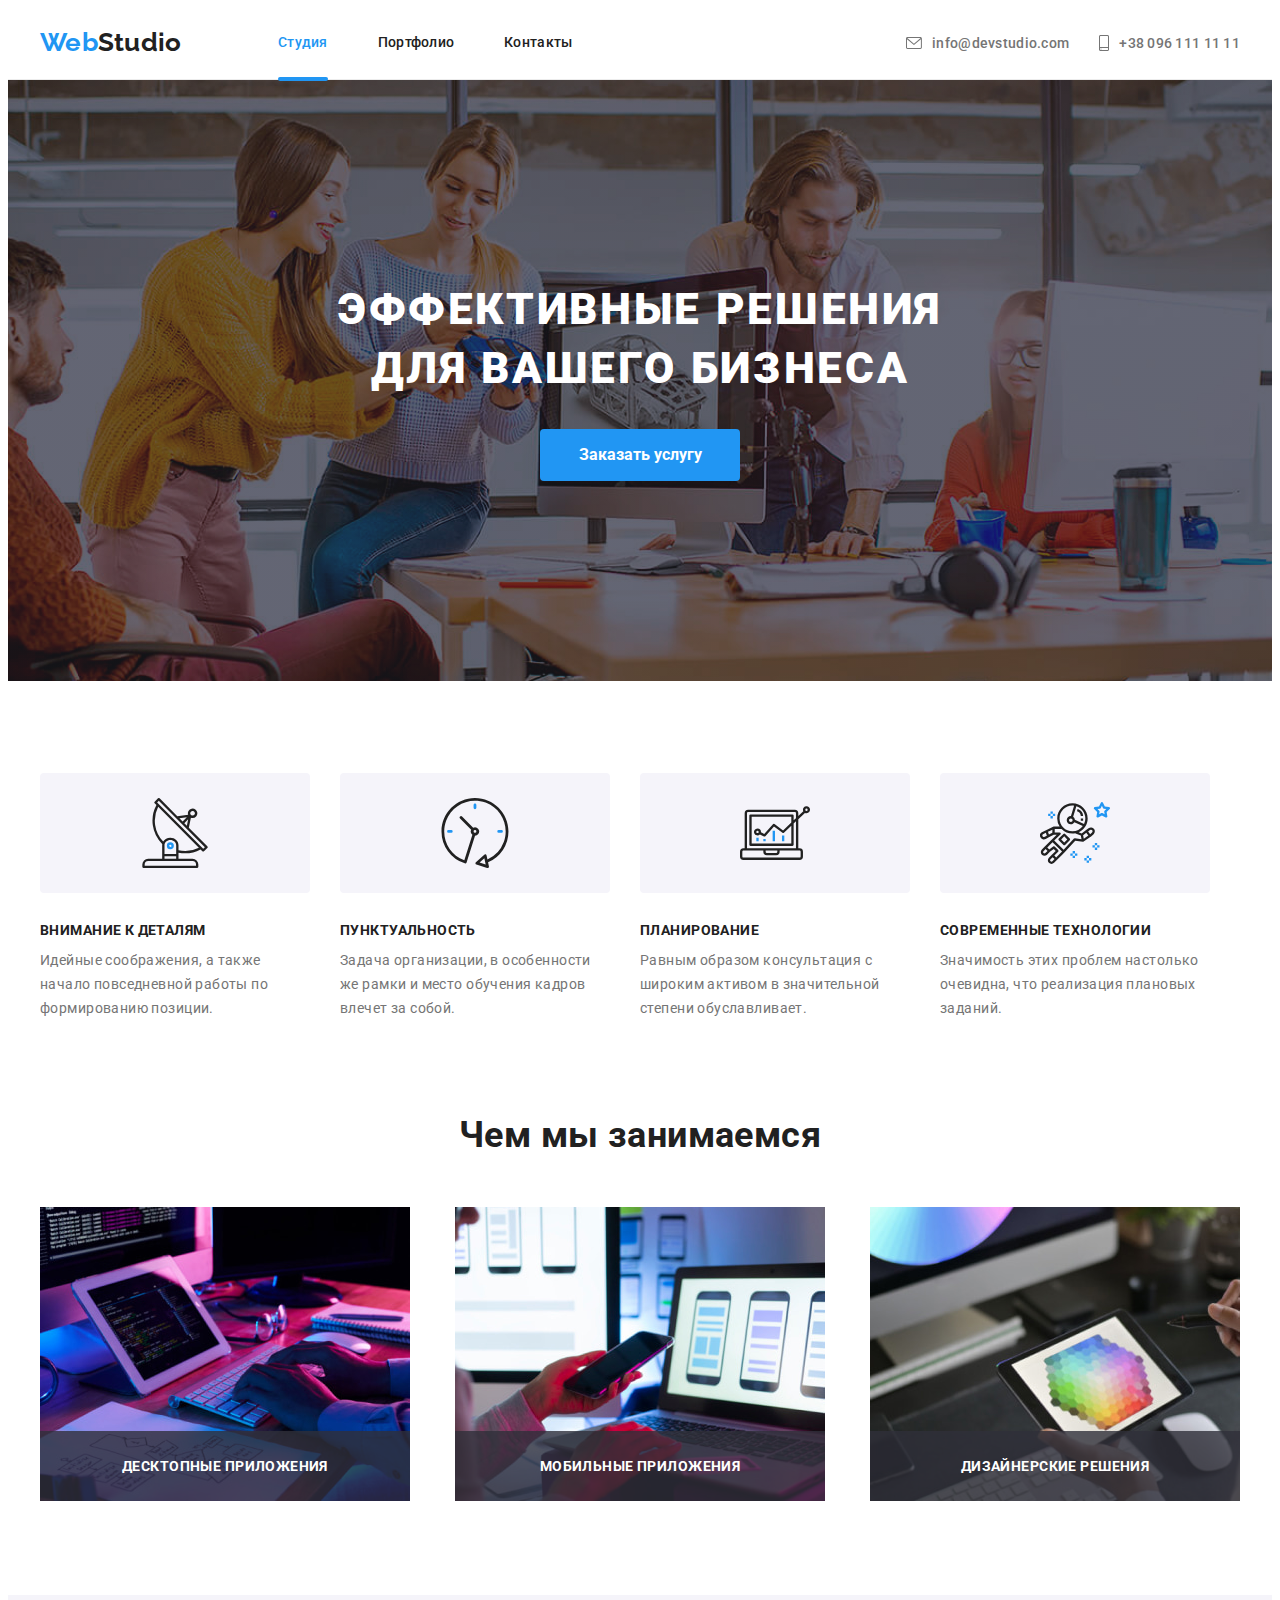
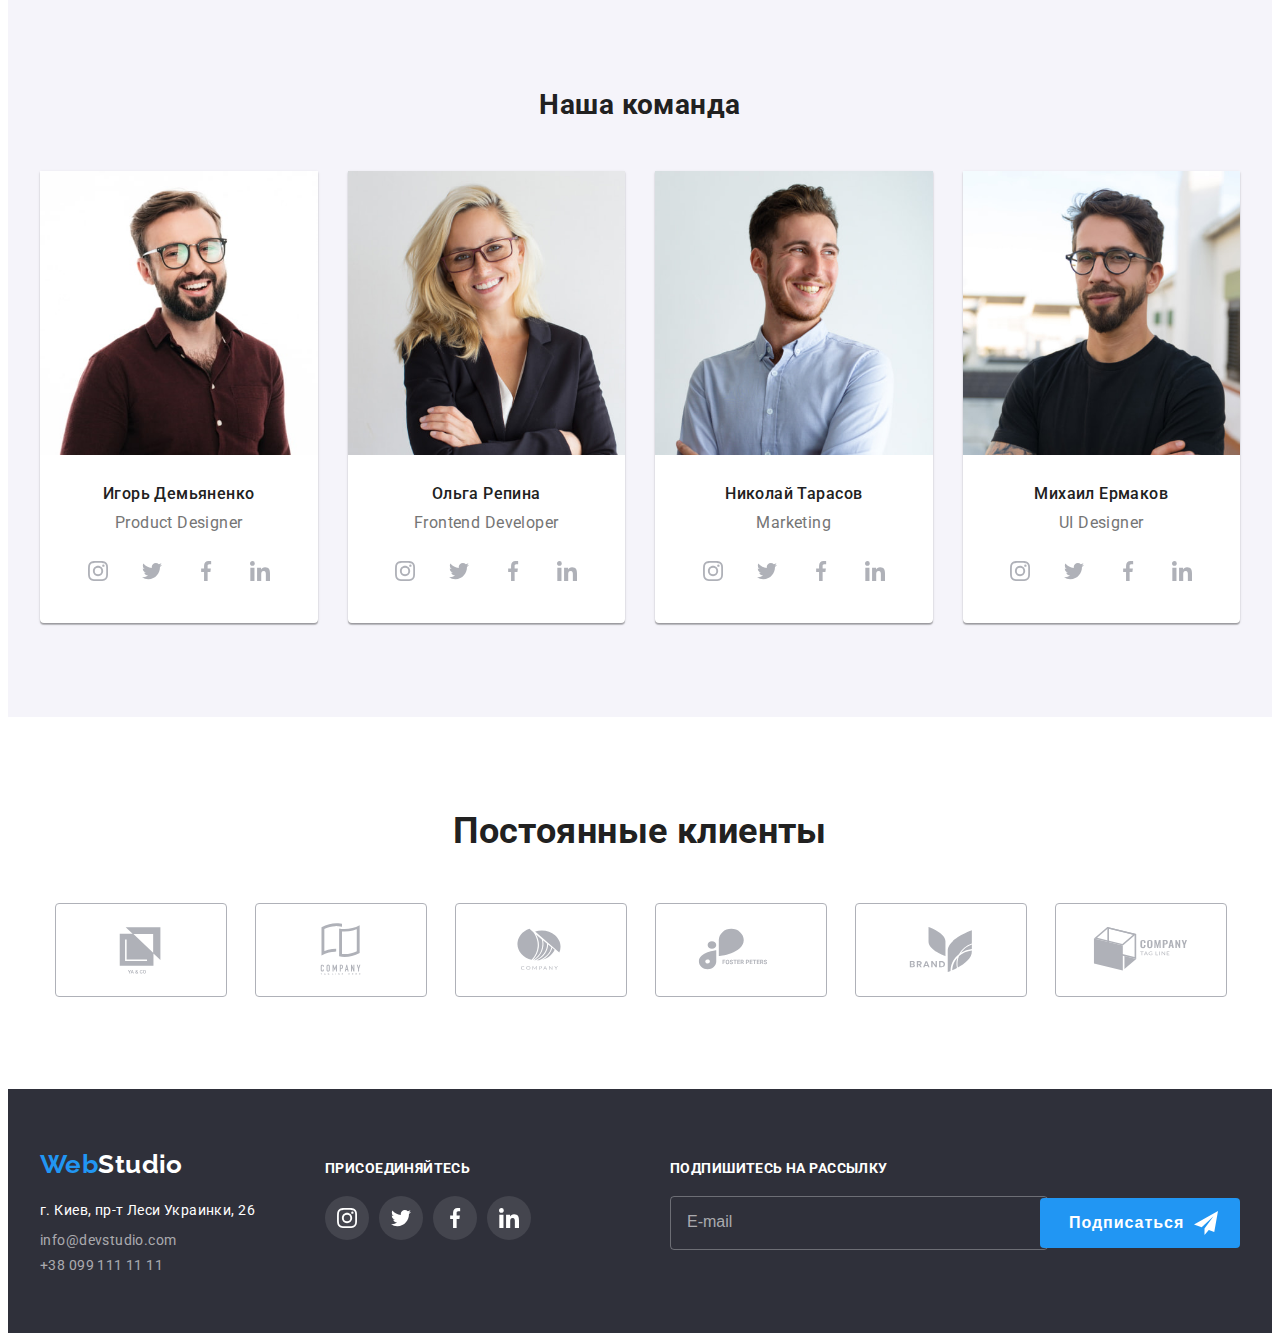
<file: index.html>
<!DOCTYPE html>
<html lang="ru">
<head>
    <meta charset="UTF-8">
    <meta http-equiv="X-UA-Compatible" content="IE=edge">
    <meta name="viewport" content="width=device-width, initial-scale=1.0">
    <title>Stydio</title>
    <link rel="preconnect" href="https://fonts.googleapis.com">
    <link rel="preconnect" href="https://fonts.gstatic.com" crossorigin>
    <link href="https://fonts.googleapis.com/css2?family=Raleway:wght@700&family=Roboto:wght@400;500;700;900&display=swap"
        rel="stylesheet">
        <link rel="stylesheet" href="https://cdnjs.cloudflare.com/ajax/libs/modern-normalize/1.1.0/modern-normalize.min.css" integrity="sha512-wpPYUAdjBVSE4KJnH1VR1HeZfpl1ub8YT/NKx4PuQ5NmX2tKuGu6U/JRp5y+Y8XG2tV+wKQpNHVUX03MfMFn9Q==" crossorigin="anonymous" referrerpolicy="no-referrer" />
    <link rel="stylesheet" href="./css/main.min.css">
</head>
<body>
    <!--шапка-->
    <header class="head">
        <div class="container head__container">
        <a  class="logo" href="./index.html">
            <span class="logo__first">Web</span>Studio
       </a>
        <button 
          class="menu-button"
          data-menu-button
          type="button"
          aria-expanded="false">
            <svg class="menu-button__icons" width="40" height="40">
                <use class="menu-button__open" href="./images/icons.svg#icon-menu"></use>
                <use class="menu-button__close" href="./images/icons.svg#icon-close"></use>
            </svg>
        </button>

        <div class="mobile-menu" data-menu>
            <ul class="mobile-menu__nav">
                <li class="mobile-menu__item">
                    <a class="mobile-menu__link is-active" href="./index.html">Студия</a>
                </li>
                <li class="mobile-menu__item">
                    <a class="mobile-menu__link" href="./portfolio.html">Портфолио</a>
                </li>
                <li class="mobile-menu__item">
                    <a class="mobile-menu__link" href="">Контакты</a>
                </li>
            </ul>
          <div class="mobile-menu-group">
            <ul class="mobile-menu__contact">
                <li class="mobile-menu__contact-item">
                    <a class="mobile-menu__contact-link" href="mailto:info@devstudio.com">
                        info@devstudio.com</a>
                </li>
                <li class="mobile-menu__contact-item">
                    <a class="mobile-menu__contact-link" href="tel:+380961111111">
                        +38 096 111 11 11
                    </a>
                </li>
            </ul>
            <ul class="social-list">
                <li class="social-list__item">
                    <a class="social-list__link" href="">Instagram</a>
                </li>
                <li class="social-list__item">
                    <a class="social-list__link" href="">Twitter</a>
                </li>
                <li class="social-list__item">
                    <a class="social-list__link" href="">Facebook</a>
                </li>
                <li class="social-list__item">
                    <a class="social-list__link" href="">LinkedIn</a>
                </li>
            </ul>
        </div>
        </div>


        <nav class="navi">
            <ul class="navi__list">
                <li class="navi__links "><a href="./index.html" class="navi__link is-active">Студия</a></li>
                <li class="navi__links"><a href="./portfolio.html" class="navi__link">Портфолио</a></li>  
                <li class="navi__links"><a href="" class="navi__link">Контакты</a></li>
            </ul>
        </nav>
        
        <ul class="contact head__contact">
            <li class="contact__item">
                <a class="contact__link" href="mailto:info@devstudio.com" >
                <svg class="contact__icon-envelope" width="16" height="12">
                    <use href="./images/icons.svg#icon-envelope"></use>
                </svg>
                info@devstudio.com </a> 
            </li>
            <li class="contact__item">
                <a class="contact__link" href="tel:+380961111111" >
                    <svg class="contact__icon-envelope" width="10" height="16">
                        <use href="./images/icons.svg#icon-smartphone"></use>
                </svg>
                +38 096 111 11 11 </a>
            </li>
        </ul>
    </div>
    </header>
    <main class="main">

    <!--заказ услуги-->
    
    <section class="hero">
        <div class="container hero__container">
        <h1 class="hero__title">Эффективные решения для вашего бизнеса</h1>
        <button data-modal-open class="hero__button" type="button"> Заказать услугу </button>
        <div class="backdrop is-hidden" data-modal>
            <div class="modal">
              <p class="modal-title">Оставьте свои данные, мы вам перезвоним</p>
              <form class="modal-form">
                      <label class="form-field">
                          <span class="label-text">Имя</span>
                      <input 
                      type="text" 
                      class="form-input" 
                      name="enter-name"
                      autofocus>
                        <svg class="modal-icon" width="18" height="18">
                          <use href="./images/icons.svg#icon-person"></use>
                      </svg>
                    </label>
                  
                    <label class="form-field">
                        <span class="label-text">Телефон</span>
                    <input 
                    type="tel" 
                    class="form-input" 
                     name="enter-tel">
                    
                    <svg class="modal-icon" width="18" height="18">
                        <use href="./images/icons.svg#icon-phone"></use>
                    </svg>
                    </label>
                
                    <label class="form-field">
                        <span class="label-text">Почта</span>
                    <input 
                    type="email" 
                    class="form-input" 
                    name="enter-email">
                    <svg class="modal-icon" width="18" height="18">
                        <use href="./images/icons.svg#icon-blackmail"></use>
                    </svg>
                    </label>
                
                 
                    <label class="form-field last">
                        <span class="label-text">Коментарий </span>
                        <textarea 
                        class="field-textarea"
                        name="field-textarea"  
                        cols="30" 
                        rows="10"
                        placeholder="Введите текст"></textarea>
                    </label>

                    <label class="checkbox">
                    <input 
                    type="checkbox" 
                    class="checkbox__modal is-active">
                    <span class="checkbox__span">
                        <svg class="checkbox__icon" width="16" height="15">
                            <use href="./images/icons.svg#icon-check"></use>
                        </svg>
                    </span>
                    <span class="checkbox__text">
                    Соглашаюсь с рассылкой и принимаю</span>
                    <a class="checkbox__link" href="">Условия договора</a>
                    
                    </label>
                   
                
              <button type="submit" class="form-button-submit">Отправить</button>
              </form>
              <button data-modal-close class="close">&#10005;
              </button>
        </div>
        </div>
        </div>
    </section>
    

    <!--достоинства-->

    <section class="hang section">
    <div class="container">
        <h2 class="hang-title">достоинства</h2>
        <ul class="hang-list">
            <li class="hang-list__item">
                <div class="hang-list__container">
                <svg width ="70" height ="70">
                    <use href="./images/icons.svg#icon-vector1"></use>
                </svg>
                </div>   
                <h3 class="hang-list__subtitle">Внимание к деталям</h3>
                <p class="hang-list__text">Идейные соображения, а также начало повседневной работы по формированию позиции.</p>
            </li>
            <li class="hang-list__item">
                <div class="hang-list__container">
                <svg width ="70" height ="70">
                    <use href="./images/icons.svg#icon-vector2"></use>
                </svg>
                </div>  
                <h3 class="hang-list__subtitle">Пунктуальность</h3>
                <p class="hang-list__text">Задача организации, в особенности же рамки и место обучения кадров влечет за собой.</p>
            </li>
            <li class="hang-list__item">
                <div class="hang-list__container">
                <svg width ="70" height ="70">
                    <use href="./images/icons.svg#icon-vector3"></use>
                </svg>
                </div>  
                <h3 class="hang-list__subtitle">Планирование</h3>
                <p class="hang-list__text">Равным образом консультация с широким активом в значительной степени обуславливает.</p>
            </li>
            <li class="hang-list__item">
                <div class="hang-list__container">
                <svg width ="70" height ="70">
                    <use href="./images/icons.svg#icon-vector4"></use>
                </svg>
                </div>  
                <h3 class="hang-list__subtitle">Современные технологии</h3>
                <p class="hang-list__text">Значимость этих проблем настолько очевидна, что реализация плановых заданий.</p>
            </li>
        </ul>
    </div>
    </section>
    

    <!-- чем мы занимаемся -->
 
        <section class="product section">
            <div class="container product__container">
            <h2 class="product__title">Чем мы занимаемся</h2>
            <ul class="product__list">
            <li class="product__item">
                <img src="./images/img.jpg" alt="работа за компьютером" Width="370" Height="294" class="product__item-img"
                >
                <div class="product__description"><p class="product__text">Десктопные приложения</p></div>
            </li>
            <li class="product__item">
                <img src="./images/img-1.jpg" alt="работа на телефоне" Width="370" Height="294" class="product__item-img">
                <div class="product__description"><p class="product__text">Мобильные приложения</p></div>
            </li>
            <li class="product__item">
                <img src="./images/img-2.jpg" alt="работа на планшете" Width="370" Height="294" class="product__item-img">
                <div class="product__description"><p class="product__text">Дизайнерские решения</p></div>
            </li>
        </ul>
    </div>
    </section>

    <!--команда -->

    <section class="team section"> 
        <div class="container team-container">
        <h2 class="team-title">Наша команда</h2>
        <ul class="team-list list">
            <li class="team-list__item">
                <img srcset="
                    ./images/team/img.jpg 1x,
                    ./images/team/img_2x.jpg 2x"
                src="./images/team/img.jpg" 
                alt="фото члена команды" Width="450" >
                <div class="team-list__container">
                <h3 class="team-list__name">Игорь Демьяненко</h3>
                <p class="team-list__major">Product Designer</p>
                <ul class="team-links ">
                    <li class="team-links-item">
                        <a href="" class="team-link">
                            <svg class="team-icon" width="20" height="20">
                                <use href="images/icons.svg#icon-instagram"></use>
                            </svg>
                        </a>
                    </li>
                    <li class="team-links-item">
                        <a href="" class="team-link">
                            <svg class="team-icon" width="20" height="20">
                                <use href="images/icons.svg#icon-twitter"></use>
                            </svg>
                        </a>
                    </li>
                    <li class="team-links-item">
                        <a href="" class="team-link">
                            <svg class="team-icon" width="20" height="20">
                                <use href="images/icons.svg#icon-facebook"></use>
                            </svg>
                        </a>
                    </li>
                    <li class="team-links-item">
                        <a href="" class="team-link">
                            <svg class="team-icon" width="20" height="20">
                                <use href="images/icons.svg#icon-linkedin"></use>
                            </svg>
                        </a>
                    </li>
                </ul>
                
            </div>
            </li>
            <li class="team-list__item">
                <img srcset="
                    ./images/team/img2.jpg 1x,
                    ./images/team/img2_2x.jpg 2x"
                src="./images/team/img2.jpg" 
                alt="фото члена команды" Width="450">
                <div class="team-list__container">
                <h3 class="team-list__name">Ольга Репина</h3>
                <p class="team-list__major">Frontend Developer</p>
                <ul class="team-links">
                                <li class="team-links-item">
                                    <a href="" class="team-link">
                                        <svg class="team-icon" width="20" height="20">
                                            <use href="images/icons.svg#icon-instagram"></use>
                                        </svg>
                                    </a>
                                </li>
                                <li class="team-links-item">
                                    <a href="" class="team-link">
                                        <svg class="team-icon" width="20" height="20">
                                            <use href="images/icons.svg#icon-twitter"></use>
                                        </svg>
                                    </a>
                                </li>
                                <li class="team-links-item">
                                    <a href="" class="team-link">
                                        <svg class="team-icon" width="20" height="20">
                                            <use href="images/icons.svg#icon-facebook"></use>
                                        </svg>
                                    </a>
                                </li>
                                <li class="team-links-item">
                                    <a href="" class="team-link">
                                        <svg class="team-icon" width="20" height="20">
                                            <use href="images/icons.svg#icon-linkedin"></use>
                                        </svg>
                                    </a>
                                </li>
                            </ul>
                
            </div>
            </li>
            <li class="team-list__item">
                <img srcset="
                    ./images/team/img3.jpg 1x,
                    ./images/team/img3_2x.jpg 2x"
                src="./images/team/img3.jpg" 
                alt="фото члена команды" Width="450">
                <div class="team-list__container">
                <h3 class="team-list__name">Николай Тарасов</h3>
                <p class="team-list__major">Marketing</p>
                <ul class="team-links">
                                <li class="team-links-item">
                                    <a href="" class="team-link">
                                        <svg class="team-icon" width="20" height="20">
                                            <use href="images/icons.svg#icon-instagram"></use>
                                        </svg>
                                    </a>
                                </li>
                                <li class="team-links-item">
                                    <a href="" class="team-link">
                                        <svg class="team-icon" width="20" height="20">
                                            <use href="images/icons.svg#icon-twitter"></use>
                                        </svg>
                                    </a>
                                </li>
                                <li class="team-links-item">
                                    <a href="" class="team-link">
                                        <svg class="team-icon" width="20" height="20">
                                            <use href="images/icons.svg#icon-facebook"></use>
                                        </svg>
                                    </a>
                                </li>
                                <li class="team-links-item">
                                    <a href="" class="team-link">
                                        <svg class="team-icon" width="20" height="20">
                                            <use href="images/icons.svg#icon-linkedin"></use>
                                        </svg>
                                    </a>
                                </li>
                            </ul>
                
            </div>
             </li>
            <li class="team-list__item">
                <img srcset="
                    ./images/team/img4.jpg 1x,
                    ./images/team/img4_2x.jpg 2x"
                src="./images/team/img4.jpg" 
                alt="фото члена команды" Width="450">
                <div class="team-list__container">
                <h3 class="team-list__name">Михаил Ермаков</h3>
                <p class="team-list__major">UI Designer</p>
                <ul class="team-links">
                                <li class="team-links-item">
                                    <a href="" class="team-link">
                                        <svg class="team-icon" width="20" height="20">
                                            <use href="images/icons.svg#icon-instagram"></use>
                                        </svg>
                                    </a>
                                </li>
                                <li class="team-links-item">
                                    <a href="" class="team-link">
                                        <svg class="team-icon" width="20" height="20">
                                            <use href="images/icons.svg#icon-twitter"></use>
                                        </svg>
                                    </a>
                                </li>
                                <li class="team-links-item">
                                    <a href="" class="team-link">
                                        <svg class="team-icon" width="20" height="20">
                                            <use href="images/icons.svg#icon-facebook"></use>
                                        </svg>
                                    </a>
                                </li>
                                <li class="team-links-item">
                                    <a href="" class="team-link">
                                        <svg class="team-icon" width="20" height="20">
                                            <use href="images/icons.svg#icon-linkedin"></use>
                                        </svg>
                                    </a>
                                </li>
                            </ul>
                
            </div>
            </li>
        </ul>
    </div>
    </section>

<!--клиенты-->

    <section class = "section">
        <div class="container clients-container"> 
            <h2 class = "clients-title">Постоянные клиенты</h2>
            <ul class = "clients-list">
                <li class = "clients-item">
                    <a class="clients-link" href="">
                    <svg width = "106" height = "60">
                        <use href="images/icons.svg#icon-logo1"></use>
                    </svg>
                    </a>
                </li>
                <li class = "clients-item">
                    <a class="clients-link" href="">
                    <svg width = "106" height = "60">
                        <use href = "./images/icons.svg#icon-logo2"></use>
                    </svg>
                    </a>
                </li>
                <li class = "clients-item">
                    <a class="clients-link" href="">
                    <svg width = "106" height = "60">
                        <use href = "./images/icons.svg#icon-logo3"></use>
                    </svg>
                    </a>
                </li>
                <li class = "clients-item">
                    <a class="clients-link" href="">
                    <svg width = "106" height = "60">
                        <use href = "./images/icons.svg#icon-logo4"></use>
                    </svg>
                    </a>
                </li>
                <li class = "clients-item">
                    <a class="clients-link" href="">
                    <svg width = "106" height = "60">
                        <use href = "./images/icons.svg#icon-logo5"></use>
                    </svg>
                    </a>
                </li>
                <li class = "clients-item">
                    <a class="clients-link" href="">
                    <svg width = "106" height = "60">
                        <use href = "./images/icons.svg#icon-logo6"></use>
                    </svg>
                    </a>
                </li>
            </ul>
        </div>
    </section>

</main>

<!--контакты-->

<footer class="footer">
    <div class="container footer-container">
        <div class = "address-box">
      <a href="./index.html" class="footer-logo"><span class="footer-logo-first-part">Web</span><span class="footer-logo-second-part">Studio</span></a>
      <address class="address">
        <ul class="address-list">
            <li class="address-item"><a href="" class="footer-address-link">г. Киев, пр-т Леси Украинки, 26</a></li>
            <li class="address-item"><a href="mailto" class="footer-mail-link">info@devstudio.com</a></li>
            <li class="address-item"><a href="tel:+380991111111" class="footer-tel-link">+38 099 111 11 11</a></li>
        </ul>
      </address>
</div>
<div class = "icons-box">
    <p class = "footer-icons-title">присоединяйтесь</p>
    <ul class="footer-icons-list">
        <li class="footer-item">
            <a href="" class="footer-icon-link">
                <svg class="footer-icon" width="20" height="20">
                    <use href="./images/icons.svg#icon-instagram"></use>
                </svg>
            </a>
        </li>
        <li class="footer-item">
            <a href="" class="footer-icon-link">
                <svg class="footer-icon" width="20" height="20">
                    <use href="./images/icons.svg#icon-twitter"></use>
                </svg>
            </a>
        </li>
        <li class="footer-item">
            <a href="" class="footer-icon-link">
                <svg class="footer-icon" width="20" height="20">
                    <use href="./images/icons.svg#icon-facebook"></use>
                </svg>
            </a>
        </li>
        <li class="footer-item">
            <a href="" class="footer-icon-link">
                <svg class="footer-icon" width="20" height="20">
                    <use href="./images/icons.svg#icon-linkedin"></use>
                </svg>
            </a>
        </li>
    </ul>
</div>
<div class="footer-mailing">
<p class = "footer-icons-title">Подпишитесь на рассылку</p>
<form class="mailing-container" >
    <label for = "mailing-email" class = "footer-icon-title">
         <input class="footer-input" type="email" name = "mailing-mail" id="mailing-email" autocomplete="email"  placeholder="E-mail" required>
    </label>
        <button type = "submit" class = "mailing-submit-button">
            Подписаться
            <span class="footer-mailing-icon">
                <svg class="mailing-icon" width="24" height="24">
                    <use href="images/icons.svg#icon-send"></use>
                </svg>
            </span>
        </button>
</form>
</div>
</div> 
</footer>
<script src="./js/modal.js"></script>
<script src="./js/menu.js"></script>
</body>
</html>
</file>
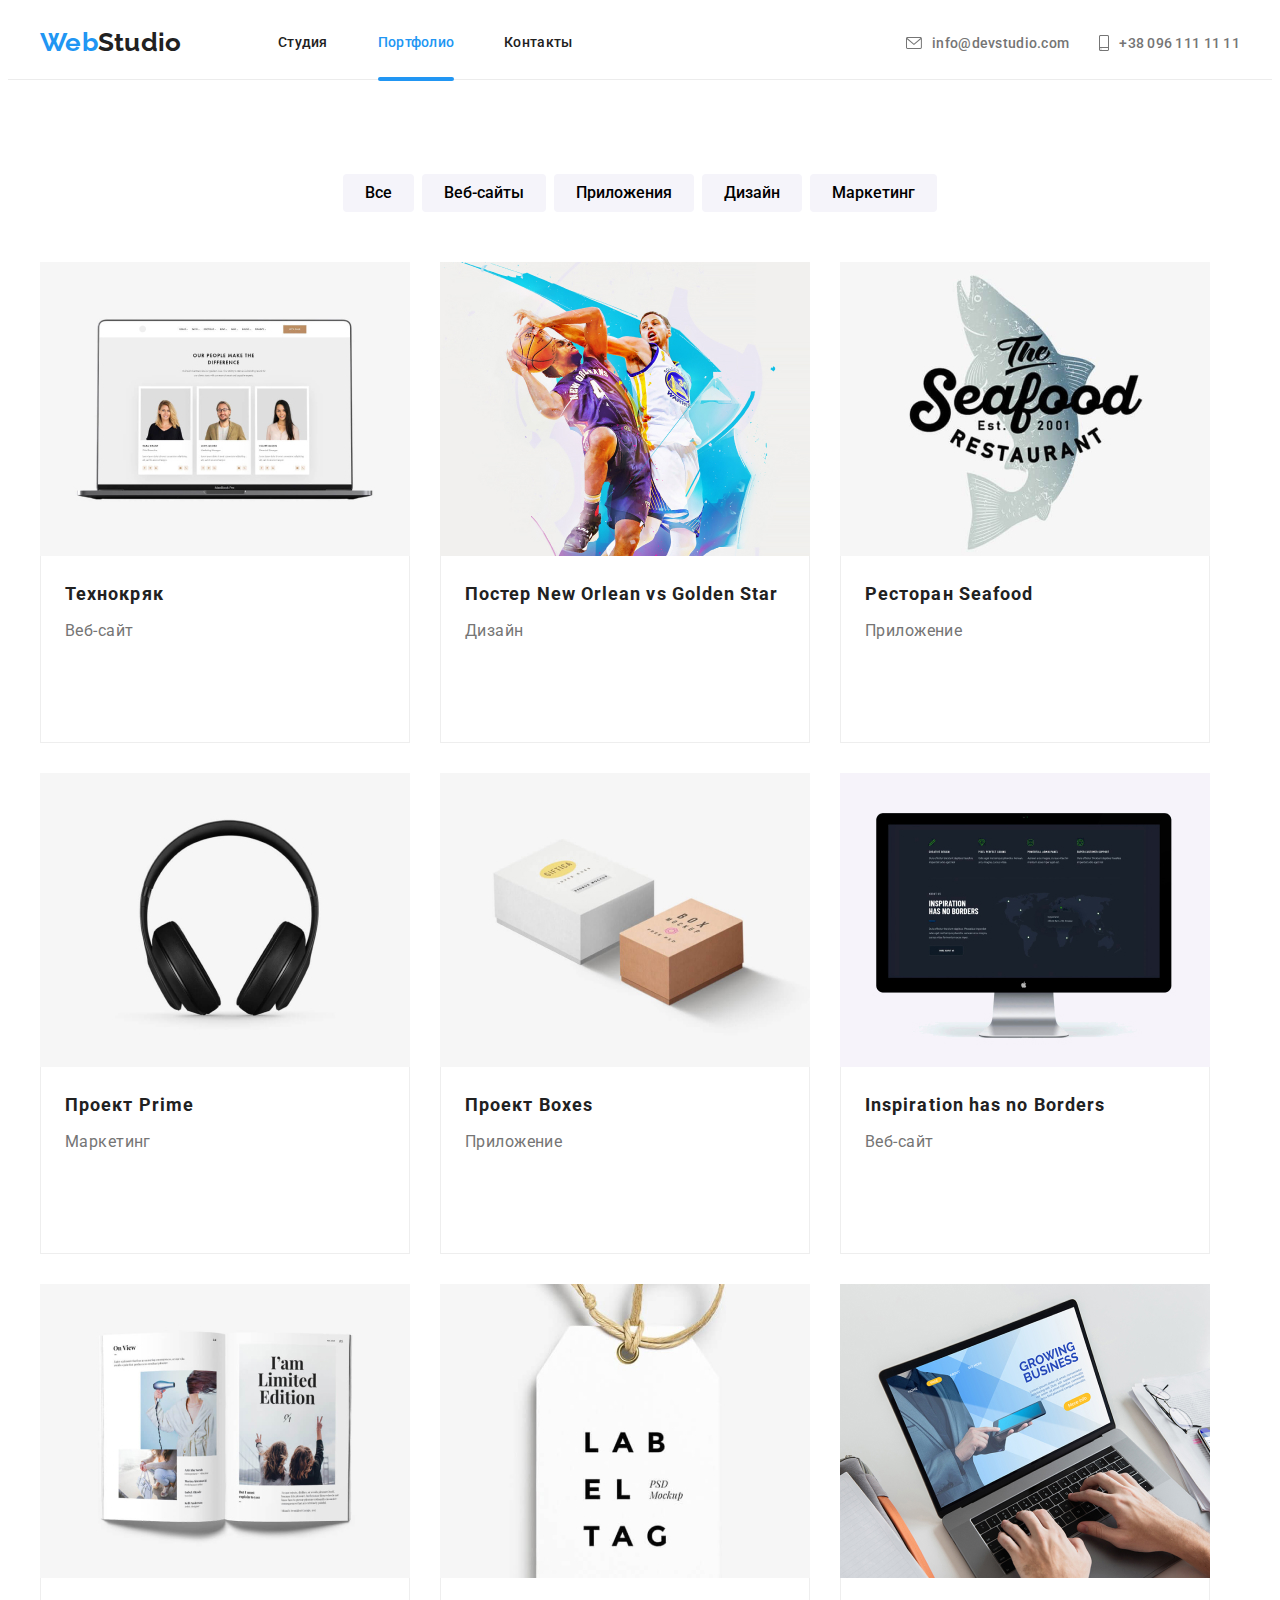
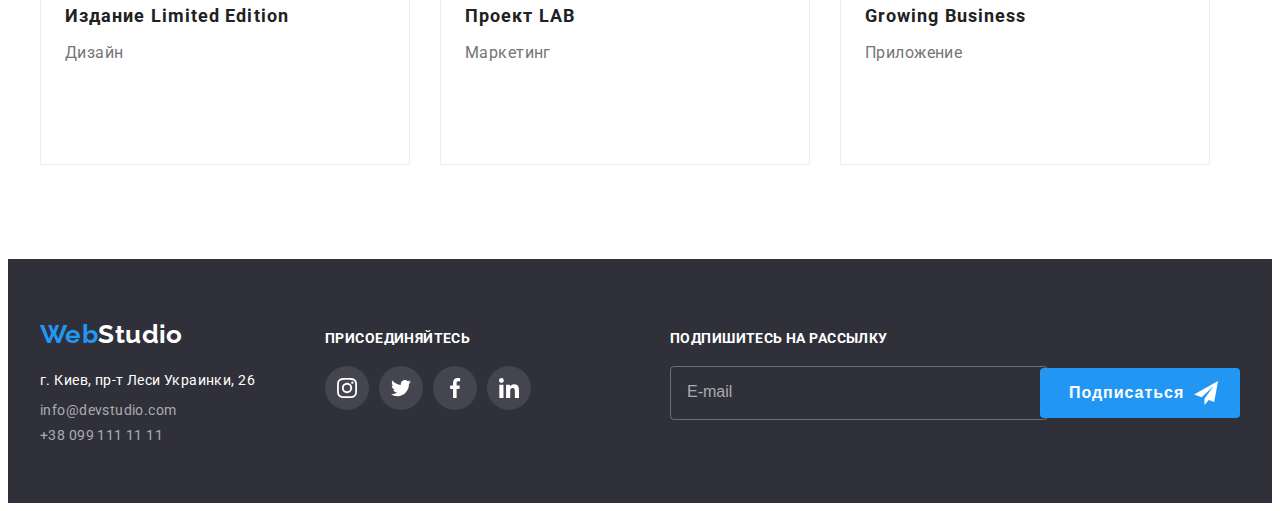
<file: portfolio.html>
<!DOCTYPE html>
<html lang="ru">
<head>
    <meta charset="UTF-8">
    <meta http-equiv="X-UA-Compatible" content="IE=edge">
    <meta name="viewport" content="width=device-width, initial-scale=1.0">
    <title>Портфолио</title>
    <link rel="preconnect" href="https://fonts.googleapis.com">
    <link rel="preconnect" href="https://fonts.gstatic.com" crossorigin>
    <link href="https://fonts.googleapis.com/css2?family=Raleway:wght@700&family=Roboto:wght@400;500;700;900&display=swap"
        rel="stylesheet">
        <link rel="stylesheet" href="https://cdnjs.cloudflare.com/ajax/libs/modern-normalize/1.1.0/modern-normalize.min.css" integrity="sha512-wpPYUAdjBVSE4KJnH1VR1HeZfpl1ub8YT/NKx4PuQ5NmX2tKuGu6U/JRp5y+Y8XG2tV+wKQpNHVUX03MfMFn9Q==" crossorigin="anonymous" referrerpolicy="no-referrer" />
    <link rel="stylesheet" href="./css/main.min.css">
</head>
<body class="body">
    <!--Шапка-->
    <header class="head">
        <div class="container head__container">
            <a class="logo" href="./index.html">
                <span class="logo__first">Web</span>Studio
            </a>
            <button class="menu-button" data-menu-button type="button" aria-expanded="false">
                <svg class="menu-button__icons" width="40" height="40">
                    <use class="menu-button__open" href="./images/icons.svg#icon-menu"></use>
                    <use class="menu-button__close" href="./images/icons.svg#icon-close"></use>
                </svg>
            </button>
    
            <div class="mobile-menu is-active" data-menu>
                <ul class="mobile-menu__nav">
                    <li class="mobile-menu__item">
                        <a class="mobile-menu__link" href="./index.html">Студия</a>
                    </li>
                    <li class="mobile-menu__item">
                        <a class="mobile-menu__link is-active" href="./portfolio.html">Портфолио</a>
                    </li>
                    <li class="mobile-menu__item">
                        <a class="mobile-menu__link" href="">Контакты</a>
                    </li>
                </ul>
                <div class="mobile-menu-group">
                    <ul class="mobile-menu__contact">
                        <li class="mobile-menu__contact-item">
                            <a class="mobile-menu__contact-link" href="mailto:info@devstudio.com">
                                info@devstudio.com</a>
                        </li>
                        <li class="mobile-menu__contact-item">
                            <a class="mobile-menu__contact-link" href="tel:+380961111111">
                                +38 096 111 11 11
                            </a>
                        </li>
                    </ul>
                    <ul class="social-list">
                        <li class="social-list__item">
                            <a class="social-list__link" href="">Instagram</a>
                        </li>
                        <li class="social-list__item">
                            <a class="social-list__link" href="">Twitter</a>
                        </li>
                        <li class="social-list__item">
                            <a class="social-list__link" href="">Facebook</a>
                        </li>
                        <li class="social-list__item">
                            <a class="social-list__link" href="">LinkedIn</a>
                        </li>
                    </ul>
                </div>
            </div>
    
    
            <nav class="navi">
                <ul class="navi__list">
                    <li class="navi__links "><a href="./index.html" class="navi__link ">Студия</a></li>
                    <li class="navi__links"><a href="./portfolio.html" class="navi__link is-active">Портфолио</a></li>
                    <li class="navi__links"><a href="" class="navi__link">Контакты</a></li>
                </ul>
            </nav>
    
            <ul class="contact head__contact">
                <li class="contact__item">
                    <a class="contact__link" href="mailto:info@devstudio.com">
                        <svg class="contact__icon-envelope" width="16" height="12">
                            <use href="./images/icons.svg#icon-envelope"></use>
                        </svg>
                        info@devstudio.com </a>
                </li>
                <li class="contact__item">
                    <a class="contact__link" href="tel:+380961111111">
                        <svg class="contact__icon-envelope" width="10" height="16">
                            <use href="./images/icons.svg#icon-smartphone"></use>
                        </svg>
                        +38 096 111 11 11 </a>
                </li>
            </ul>
        </div>
    </header>
    <!-- классификация работ-->
    <section class="pages section">
        <div class="container pages-container">
        <h1  class="page-title">Портфолио</h1>
        <ul class="page-list">
            <li class="page-filters-item"><button type="button" class="page-filters-btn">Все</button></li>
            <li class="page-filters-item"><button type="button" class="page-filters-btn">Веб-сайты</button></li>
            <li class="page-filters-item"><button type="button" class="page-filters-btn">Приложения</button></li>
            <li class="page-filters-item"><button type="button" class="page-filters-btn">Дизайн</button></li>
            <li class="page-filters-item"><button type="button" class="page-filters-btn">Маркетинг</button></li>
        </ul>
    
    <!--примеры работ-->

  <ul class="pages">
      <li class="page-list-item">
          <a href="" class="page-item-link">
              <div class="page-overlay">
                  <picture>
                       <source srcset="./images/portfolio/portfolio/450/img.jpg 1x, ./images/portfolio/portfolio/450/img@2x.jpg 2x"
                        media="(max-width: 768px)" />
                       <source srcset="./images/portfolio/portfolio/354/img.jpg 1x, ./images/portfolio/portfolio/354/img@2x.jpg 2x"
                        media="(max-width: 1199px)" />
                        <source srcset="./images/portfolio/portfolio/370/img.jpg 1x, ./images/portfolio/portfolio/370/img@2x.jpg 2x"
                        media="(min-width: 1200px)" />
                        <img src="./images/portfolio/portfolio/450/img.jpg" 
                        alt="фото сайта" 
                        class="page-item-img">
                  </picture>
              <div class="overlay">
                <p class="overlay-text">
                    Ресурс предлагает комплексные предложения с разным уровнем функционала и сервисов. Все это
                    позволит
                    посетителю получить
                    исчерпывающие сведения о компании или частном лице.
                  
             </div>
              </div>
              <div class="card-container">
                  <h2 class="page-subtitle">Технокряк</h2>
                  <p class="page-text">Веб-сайт</p>
                </div>
          </a>
      </li>
      <li class="page-list-item">
          <a href="" class="page-item-link">
              <div class="page-overlay">
              <picture>
                    <source srcset="./images/portfolio/portfolio/450/img-1.jpg 1x, ./images/portfolio/portfolio/450/img@2x-1.jpg 2x"
                        media="(max-width: 768px)" />
                    <source srcset="./images/portfolio/portfolio/354/img-1.jpg 1x, ./images/portfolio/portfolio/354/img@2x-1.jpg 2x"
                        media="(max-width: 1199px)" />
                    <source srcset="./images/portfolio/portfolio/370/img-1.jpg 1x, ./images/portfolio/portfolio/370/img@2x-1.jpg 2x"
                        media="(min-width: 1200px)" />
                    <img src="./images/portfolio/portfolio/450/img-1.jpg" 
                    alt="фото постера"
                    class="page-item-img">
            </picture>
              <div class="overlay">
                <p class="overlay-text">
                    Ресурс предлагает комплексные предложения с разным уровнем функционала и сервисов. Все это
                    позволит
                    посетителю получить
                    исчерпывающие сведения о компании или частном лице.
                  
              </div>
              </div>
                <div class="card-container">
                  <h2 class="page-subtitle">Постер New Orlean vs Golden Star</h2>
                  <p class="page-text">Дизайн</p>
                </div>
          </a>
      </li>
      <li class="page-list-item">
          <a href="" class="page-item-link">
              <div class="page-overlay">
              <picture>
                    <source srcset="./images/portfolio/portfolio/450/img-2.jpg 1x, ./images/portfolio/portfolio/450/img@2x-2.jpg 2x"
                        media="(max-width: 768px)" />
                    <source srcset="./images/portfolio/portfolio/354/img-2.jpg 1x, ./images/portfolio/portfolio/354/img@2x-2.jpg 2x"
                        media="(max-width: 1199px)" />
                    <source srcset="./images/portfolio/portfolio/370/img-2.jpg 1x, ./images/portfolio/portfolio/370/img@2x-2.jpg 2x"
                        media="(min-width: 1200px)" />
                    <img src="./images/portfolio/portfolio/450/img-2.jpg" 
                    alt="логотип ресторана" class="page-item-img">
              </picture>
              <div class="overlay">
                <p class="overlay-text">
                    Ресурс предлагает комплексные предложения с разным уровнем функционала и сервисов. Все это
                    позволит
                    посетителю получить
                    исчерпывающие сведения о компании или частном лице.
                  
              </div>
              </div>
                  <div class="card-container">
                    <h2 class="page-subtitle">Ресторан Seafood</h2>
                    <p class="page-text">Приложение</p>
                  </div>
          </a>
      </li>
      <li class="page-list-item">
          <a href="" class="page-item-link">
              <div class="page-overlay">
              <picture>
                    <source srcset="./images/portfolio/portfolio/450/img-3.jpg 1x, ./images/portfolio/portfolio/450/img@2x-3.jpg 2x"
                        media="(max-width: 768px)" />
                    <source srcset="./images/portfolio/portfolio/354/img-3.jpg 1x, ./images/portfolio/portfolio/354/img@2x-3.jpg 2x"
                        media="(max-width: 1199px)" />
                    <source srcset="./images/portfolio/portfolio/370/img-3.jpg 1x, ./images/portfolio/portfolio/370/img@2x-3.jpg 2x"
                        media="(min-width: 1200px)" />
                    <img src="./images/portfolio/portfolio/450/img-3.jpg"
                    alt="наушники" class="page-item-img">
              </picture>
              <div class="overlay">
                <p class="overlay-text">
                    Ресурс предлагает комплексные предложения с разным уровнем функционала и сервисов. Все это
                    позволит
                    посетителю получить
                    исчерпывающие сведения о компании или частном лице.
                  
              </div>
              </div>
                  <div class="card-container">
                    <h2 class="page-subtitle">Проект Prime</h2>
                    <p class="page-text">Маркетинг</p>
                  </div>  
              
          </a>
      </li>
      <li class="page-list-item">
          <a href="" class="page-item-link">
              <div class="page-overlay">
              <picture>
                    <source srcset="./images/portfolio/portfolio/450/img-4.jpg 1x, ./images/portfolio/portfolio/450/img@2x-4.jpg 2x"
                        media="(max-width: 768px)" />
                    <source srcset="./images/portfolio/portfolio/354/img-4.jpg 1x, ./images/portfolio/portfolio/354/img@2x-4.jpg 2x"
                        media="(max-width: 1199px)" />
                    <source srcset="./images/portfolio/portfolio/370/img-4.jpg 1x, ./images/portfolio/portfolio/370/img@2x-4.jpg 2x"
                        media="(min-width: 1200px)" />
                    <img src="./images/portfolio/portfolio/450/img-4.jpg"
                    alt="фото коробок" class="page-item-img">
              </picture>
              <div class="overlay">
                <p class="overlay-text">
                    Ресурс предлагает комплексные предложения с разным уровнем функционала и сервисов. Все это
                    позволит
                    посетителю получить
                    исчерпывающие сведения о компании или частном лице.
                  
              </div>
              </div>
                  <div class="card-container">
                    <h2 class="page-subtitle">Проект Boxes</h2>
                    <p class="page-text">Приложение</p>
                  </div>
          </a>
      </li>
      <li class="page-list-item">
          <a href="" class="page-item-link">
              <div class="page-overlay">
              <picture>
                    <source srcset="./images/portfolio/portfolio/450/img-5.jpg 1x, ./images/portfolio/portfolio/450/img@2x-5.jpg 2x"
                        media="(max-width: 768px)" />
                    <source srcset="./images/portfolio/portfolio/354/img-5.jpg 1x, ./images/portfolio/portfolio/354/img@2x-5.jpg 2x"
                        media="(max-width: 1199px)" />
                    <source srcset="./images/portfolio/portfolio/370/img-5.jpg 1x, ./images/portfolio/portfolio/370/img@2x-5.jpg 2x"
                        media="(min-width: 1200px)" />
                    <img src="./images/portfolio/portfolio/450/img-5.jpg"
                    alt="фото сайта" class="page-item-img">
              </picture>
              <div class="overlay">
                <p class="overlay-text">
                    Ресурс предлагает комплексные предложения с разным уровнем функционала и сервисов. Все это
                    позволит
                    посетителю получить
                    исчерпывающие сведения о компании или частном лице.
                  
              </div>
              </div>
                  <div class="card-container">
                     <h2  class="page-subtitle">Inspiration has no Borders</h2>
                     <p class="page-text">Веб-сайт</p>
                  </div>
              
          </a>
      </li>
      <li class="page-list-item">
          <a href="" class="page-item-link">
              <div class="page-overlay">
              <picture>
                    <source srcset="./images/portfolio/portfolio/450/img-6.jpg 1x, ./images/portfolio/portfolio/450/img@2x-6.jpg 2x"
                        media="(max-width: 768px)" />
                    <source srcset="./images/portfolio/portfolio/354/img-6.jpg 1x, ./images/portfolio/portfolio/354/img@2x-6.jpg 2x"
                        media="(max-width: 1199px)" />
                    <source srcset="./images/portfolio/portfolio/370/img-6.jpg 1x, ./images/portfolio/portfolio/370/img@2x-6.jpg 2x"
                        media="(min-width: 1200px)" />
                    <img src="./images/portfolio/portfolio/450/img-6.jpg"
                    alt="фото журнала" class="page-item-img">
              </picture>
              <div class="overlay">
                <p class="overlay-text">
                    Ресурс предлагает комплексные предложения с разным уровнем функционала и сервисов. Все это
                    позволит
                    посетителю получить
                    исчерпывающие сведения о компании или частном лице.
                  
            </div>
              </div>
                  <div class="card-container">
                    <h2 class="page-subtitle">Издание Limited Edition</h2>
                    <p class="page-text">Дизайн</p>
                  </div>
              
          </a>
      </li>
      <li class="page-list-item">
          <a href="" class="page-item-link">
              <div class="page-overlay">
              <picture>
                    <source srcset="./images/portfolio/portfolio/450/img-7.jpg 1x, ./images/portfolio/portfolio/450/img@2x-7.jpg 2x"
                        media="(max-width: 768px)" />
                    <source srcset="./images/portfolio/portfolio/354/img-7.jpg 1x, ./images/portfolio/portfolio/354/img@2x-7.jpg 2x"
                        media="(max-width: 1199px)" />
                    <source srcset="./images/portfolio/portfolio/370/img-7.jpg 1x, ./images/portfolio/portfolio/370/img@2x-7.jpg 2x"
                        media="(min-width: 1200px)" />
                    <img src="./images/portfolio/portfolio/450/img-7.jpg"
                    alt="лейбл" class="page-item-img">
              </picture>
              <div class="overlay">
                <p class="overlay-text">
                    Ресурс предлагает комплексные предложения с разным уровнем функционала и сервисов. Все это
                    позволит
                    посетителю получить
                    исчерпывающие сведения о компании или частном лице.
                  
              </div>
              </div>
                  <div class="card-container">
                    <h2 class="page-subtitle">Проект LAB</h2>
                    <p class="page-text">Маркетинг</p>
                  </div>
              
          </a>
      </li>
      <li class="page-list-item">
          <a href="" class="page-item-link">
              <div class="page-overlay">
              <picture>
                    <source srcset="./images/portfolio/portfolio/450/img-8.jpg 1x, ./images/portfolio/portfolio/450/img@2x-8.jpg 2x"
                        media="(max-width: 768px)" />
                    <source srcset="./images/portfolio/portfolio/354/img-8.jpg 1x, ./images/portfolio/portfolio/354/img@2x-8.jpg 2x"
                        media="(max-width: 1199px)" />
                    <source srcset="./images/portfolio/portfolio/370/img-8.jpg 1x, ./images/portfolio/portfolio/370/img@2x-8.jpg 2x"
                        media="(min-width: 1200px)" />
                    <img src="./images/portfolio/portfolio/450/img-8.jpg"
                    alt=" фото приложения" class="page-item-img">
            </picture>
              <div class="overlay">
                <p class="overlay-text">
                    Ресурс предлагает комплексные предложения с разным уровнем функционала и сервисов. Все это
                    позволит
                    посетителю получить
                    исчерпывающие сведения о компании или частном лице.
                  
              </div>
              </div>
                  <div class="card-container">
                    <h2  class="page-subtitle">Growing Business</h2>
                    <p class="page-text">Приложение</p>
                  </div>
              
          </a>
      </li>
  </ul>
</div>
</section>

    <!---->

    <footer class="footer">
        <div class="container footer-container">
            <div class = "address-box">
          <a href="./index.html" class="footer-logo"><span class="footer-logo-first-part">Web</span><span class="footer-logo-second-part">Studio</span></a>
          <address class="address">
            <ul class="address-list">
                <li class="address-item"><a href="" class="footer-address-link">г. Киев, пр-т Леси Украинки, 26</a></li>
                <li class="address-item"><a href="mailto" class="footer-mail-link">info@devstudio.com</a></li>
                <li class="address-item"><a href="tel:+380991111111" class="footer-tel-link">+38 099 111 11 11</a></li>
            </ul>
          </address>
    </div>
    <div class = "icons-box">
        <p class = "footer-icons-title">присоединяйтесь</p>
        <ul class="footer-icons-list">
            <li class="footer-item">
                <a href="" class="footer-icon-link">
                    <svg class="footer-icon" width="20" height="20">
                        <use href="./images/icons.svg#icon-instagram"></use>
                    </svg>
                </a>
            </li>
            <li class="footer-item">
                <a href="" class="footer-icon-link">
                    <svg class="footer-icon" width="20" height="20">
                        <use href="./images/icons.svg#icon-twitter"></use>
                    </svg>
                </a>
            </li>
            <li class="footer-item">
                <a href="" class="footer-icon-link">
                    <svg class="footer-icon" width="20" height="20">
                        <use href="./images/icons.svg#icon-facebook"></use>
                    </svg>
                </a>
            </li>
            <li class="footer-item">
                <a href="" class="footer-icon-link">
                    <svg class="footer-icon" width="20" height="20">
                        <use href="./images/icons.svg#icon-linkedin"></use>
                    </svg>
                </a>
            </li>
        </ul>
    </div>
   
    <div class="footer-mailing">
        <p class = "footer-icons-title">Подпишитесь на рассылку</p>
        <form class="mailing-container" >
            <label for = "mailing-email" class = "footer-icon-title">
                 <input class="footer-input" type="email" name = "mailing-mail" id="mailing-email" autocomplete="email"  placeholder="E-mail">
            </label>
                <button type = "submit" class = "mailing-submit-button">
                    Подписаться
                    <span class="footer-mailing-icon">
                        <svg class="mailing-icon" width="24" height="24">
                            <use href="images/icons.svg#icon-send"></use>
                        </svg>
                    </span>
                </button>
        </form>
    </div>
    
    </div> 
    </footer>
    <script src="./js/modal.js"></script>
    <script src="./js/menu.js"></script>
    </body>
    </html>
</file>
<file: css/main.min.css>
:root{--main-font: "Roboto", sans-serif;--secondary-font: "Raleway", sans-serif;--primery-text-color: #757575;--primery-white-color: #ffffff;--primery-title-color: #212121;--accent-color: #2196f3;--primery-team-color: #F5F4FA;--primery-background-color: #2F303A;--icons-gray: rgba(175, 177, 184, 1);--icons-footer: rgba(255, 255, 255, 0.1);--animation: 250ms cubic-bezier(0.4, 0, 0.2, 1)}.page-title,.hang-title{position:absolute;width:1px;height:1px;margin:-1px;border:0;padding:0;white-space:nowrap;clip-path:inset(100%);clip:rect(0 0 0 0);overflow:hidden}a{text-decoration:none}ul{list-style:none;margin:0;padding:0}h1,h2,h3,h4,p{margin:0;margin-bottom:0}body{font-family:var(--main-font);color:var(--primery-title-color);background-color:var(--primery-white-color);font-size:14px;letter-spacing:0.03em;text-decoration:none}img{display:block;max-width:100%;height:auto}.section{padding-top:60px;padding-bottom:60px}@media screen and (min-width: 1200px){.section{padding-top:94px;padding-bottom:94px}}.container{width:100%;margin:0 auto;padding:0 15px}@media screen and (min-width: 768px){.container{width:768px}}@media screen and (min-width: 1200px){.container{width:1200px}}.head{padding-top:10px;padding-bottom:10px;border-bottom:1px solid #ececec;font-weight:500;letter-spacing:0.02em;line-height:1.14;font-style:normal}.head__container{display:flex;align-items:center}@media screen and (min-width: 768px){.head{padding-top:15px;padding-bottom:15px}}@media screen and (min-width: 1200px){.head{padding-top:20px;padding-bottom:21px}}.logo{min-width:145px;font-family:Raleway;font-weight:700;font-size:26px;line-height:1.14;color:var(--primery-title-color);transition:color var(--animation)}.logo__first{color:var(--accent-color)}.logo:hover,.logo:focus{color:var(--accent-color)}@media screen and (min-width: 768px){.logo{margin-right:88px}}@media screen and (min-width: 1200px){.logo{margin-right:93px}}.navi__list{display:none;align-items:center}.navi__list .is-active{color:var(--accent-color)}.navi__list .is-active::before{content:"";position:absolute;bottom:calc(0% - 30px);left:0px;width:100%;height:4px;background-color:var(--accent-color);border-radius:2px;display:block;pointer-events:none}@media screen and (min-width: 768px){.navi__list{display:flex}}.navi__links{display:flex}.navi__list .navi__links+.navi__links{margin-left:50px}.navi__link{position:relative;color:var(--primery-title-color);transition:color var(--animation)}.navi__link:focus,.navi__link:hover{color:var(--accent-color)}.contact{display:none;margin-left:auto}@media screen and (min-width: 768px){.contact{display:block}.contact .contact__item+.contact__item{margin-left:0;margin-top:10px}.contact__link{font-size:12px;line-height:1.17;letter-spacing:0.02em}}@media screen and (min-width: 1200px){.contact{display:flex;justify-items:center;text-align:center}.contact .contact__item+.contact__item{margin-left:30px;margin-top:0}.contact__link{font-size:14px}}.contact__link{display:flex;color:var(--primery-text-color);align-items:center;transition:color var(--animation)}.contact__link:hover,.contact__link:focus{color:var(--accent-color)}.contact__icon-envelope{margin-right:10px;fill:currentColor}.menu-button{position:relative;margin-left:auto;width:40px;height:40px;display:block;padding:0;background-color:transparent;border:none;cursor:pointer;z-index:2}.menu-button__icons{display:block}.menu-button__open{position:relative;opacity:1;transform:scale(1) rotate(0) translateY(0);transform-origin:center;transition:opacity var(--animation),fill var(--animation)}.menu-button__open:hover,.menu-button__open:focus{fill:var(--accent-color)}.menu-button.is-active .menu-button__open{opacity:0;transform:scale(0.3) rotate(90deg) translateY(100%);z-index:1}.menu-button__close{opacity:0;transform-origin:center;transition:opacity var(--animation),transform var(--animation)}.menu-button__close:hover,.menu-button__close:focus{fill:var(--accent-color)}.menu-button.is-active .menu-button__icons{position:fixed;top:10px}.menu-button.is-active .menu-button__close{opacity:1;z-index:3}@media screen and (min-width: 768px){.head__container{display:flex;align-items:center}.menu-button{display:none}.mobile-menu{display:none}}.mobile-menu{z-index:1;position:fixed;top:0;left:0;width:100vw;height:100vh;padding:48px 40px;display:flex;flex-direction:column;background-color:var(--primery-white-color);opacity:0;transform:translateX(100%);transition:transform var(--animation)}.mobile-menu.is-open{position:fixed;opacity:1;transform:translateX(0)}@keyframes menu{0%{opacity:1;transform:translateX(0)}50%{}100%{}}.mobile-menu__item{margin-bottom:32px;font-size:40px;line-height:47px;letter-spacing:0.02em}.mobile-menu__link{color:var(--primery-title-color);transition:color var(--animation)}.mobile-menu__link:hover,.mobile-menu__link:focus{color:var(--accent-color)}.mobile-menu__nav .is-active{color:var(--accent-color)}.mobile-menu-group{margin-top:auto}.mobile-menu-contact{margin-bottom:64px}.mobile-menu__contact-link{color:var(--primery-text-color)}.mobile-menu__contact-link:hover,.mobile-menu__contact-link:focus{color:var(--accent-color)}.mobile-menu__contact-item:first-child{margin-bottom:32px;font-weight:500;font-size:24px;line-height:40px;letter-spacing:0.02em}.mobile-menu__contact-item:last-child{font-weight:500;font-size:24px;line-height:1.17;letter-spacing:0.02em}@media screen and (min-width: 480px){.mobile-menu__contact-item:first-child{font-size:34px}}.social-list{display:flex;gap:20px;flex-wrap:wrap;max-width:100%;margin-top:64px}.social-list__item{font-size:18px;line-height:1.22;letter-spacing:0.02em;margin-right:10px;margin-top:10px}.social-list__link{color:var(--accent-color);display:block;padding-right:10px;border-right:1px solid var(--primery-text-color)}.social-list__link:last-child .social-list__link{padding:0;border:none}.hero{color:var(--primery-white-color);text-align:center;padding-top:118px;padding-bottom:118px;margin-left:auto;margin-right:auto;background-color:var(--primery-background-color);background-image:linear-gradient(to right, rgba(47,48,58,0.4), rgba(47,48,58,0.4)),url(../images/background/background-image480_x1.jpg);background-size:cover;background-position:center;background-repeat:no-repeat}@media (min-device-pixel-ratio: 2), (min-resolution: 192dpi), (min-resolution: 2dppx){.hero{background-image:linear-gradient(to right, rgba(47,48,58,0.4), rgba(47,48,58,0.4)),url(../images/background/background-image480_x2.jpg)}}@media screen and (min-width: 768px){.hero{background-image:linear-gradient(to right, rgba(47,48,58,0.4), rgba(47,48,58,0.4)),url(../images/background/background-image768_x1.jpg)}}@media screen and (min-width: 768px) and (min-device-pixel-ratio: 2), screen and (min-width: 768px) and (min-resolution: 192dpi), screen and (min-width: 768px) and (min-resolution: 2dppx){.hero{background-image:linear-gradient(to right, rgba(47,48,58,0.4), rgba(47,48,58,0.4)),url(../images/background/background-image768_x2.jpg)}}@media screen and (min-width: 768px) and (min-width: 1200px){.hero{background-image:linear-gradient(to right, rgba(47,48,58,0.4), rgba(47,48,58,0.4)),url(../images/background/background-image1600_x1.jpg)}}@media screen and (min-width: 768px) and (min-width: 1200px) and (min-device-pixel-ratio: 2), screen and (min-width: 768px) and (min-width: 1200px) and (min-resolution: 192dpi), screen and (min-width: 768px) and (min-width: 1200px) and (min-resolution: 2dppx){.hero{background-image:linear-gradient(to right, rgba(47,48,58,0.4), rgba(47,48,58,0.4)),url(../images/background/background-image1600_x2.jpg)}}.hero__title{font-size:26px;font-weight:900;line-height:42px;letter-spacing:0.06em;text-align:center;max-width:360px;margin-left:auto;margin-right:auto;text-transform:uppercase}.hero__button{margin-top:30px;border:1px solid transparent;padding:10px 23px;border-radius:4px;min-width:200px;font-family:inherit;color:var(--primery-white-color);background-color:var(--accent-color);font-weight:700;font-size:16px;line-height:1.88;cursor:pointer;text-align:center}@media screen and (min-width: 768px){.hero-container{padding-bottom:120px}}@media screen and (min-width: 1200px){.hero{padding-top:200px;padding-bottom:200px;max-width:1600px}.hero__title{font-weight:900;font-size:44px;line-height:1.36;letter-spacing:0.06em;max-width:696px}}.backdrop{position:fixed;top:0;left:0;width:100%;height:100%;padding-top:93px;padding-left:15px;padding-right:15px;overflow-y:scroll;background:rgba(0,0,0,0.2);transition:var(--animation);z-index:500;color:var(--primery-text-color)}.backdrop.is-hidden{opacity:0;pointer-events:none;transition:opacity var(--animation)}.modal{position:relative;top:50%;left:50%;transform:translate(-50%, -50%);padding:40px;max-width:450px;background:var(--primery-white-color);box-shadow:0px 1px 3px rgba(0,0,0,0.12),0px 1px 1px rgba(0,0,0,0.14),0px 2px 1px rgba(0,0,0,0.2);border-radius:4px}.modal-title{margin-bottom:12px;color:var(--primery-title-color);font-weight:700;font-size:20px;text-align:center}@media screen and (min-width: 768px){.modal{position:absolute;width:450px;margin:0}}@media screen and (min-width: 1200px){.modal{width:528px;height:581px;max-width:none}}.form-field{position:relative;display:flex;flex-direction:column;margin-bottom:10px;transition:color var(--animation)}.form-input,.field-textarea{outline:none}.form-input{padding-left:42px;height:40px;border:1px solid rgba(33,33,33,0.2);border-radius:4px;cursor:pointer;transition:border-color var(--animation)}.form-input:hover,.form-input:focus{border-color:var(--accent-color)}.form-input:focus ~ .modal-icon,.form-input:hover ~ .modal-icon{fill:var(--accent-color);color:var(--accent-color)}@media screen and (min-width: 1200px){.form-input{width:448px;height:40px}.field-textarea{width:448px;height:120px}}.field-textarea{position:relative;padding:12px 16px;height:120px;resize:none;border:1px solid rgba(33,33,33,0.2);border-radius:4px;cursor:pointer;transition:border-color var(--animation)}.field-textarea::placeholder{font-family:inherit;line-height:1.17;color:rgba(117,117,117,0.5)}.field-textarea:hover,.field-textarea:focus{border-color:var(--accent-color)}.modal-icon{position:absolute;top:32px;left:10px;fill:#212121;transition:fill var(--animation)}.label-text{margin-bottom:4px;text-align:left}.modal-field-comment{position:relative;display:flex;flex-direction:column;margin-bottom:10px;transition:color var(--animation)}.checkbox{margin-top:20px;display:flex;align-items:center;justify-content:center}.checkbox__span{position:relative;width:16px;height:15px;display:inline-block;border-radius:2px;border:2px solid var(--primery-title-color)}.checkbox__modal{position:absolute;appearance:none}.checkbox__icon{position:absolute;fill:var(--primery-white-color);top:0;left:0;opacity:1;width:11px;height:11px}@media screen and (min-width: 480px){.checkbox__icon{width:13px;height:13px}}.checkbox__text{margin-left:8px;line-height:1.17;font-size:12px;letter-spacing:0.03em}@media screen and (min-width: 1200px){.checkbox__text{font-size:14px}}.checkbox__link{margin-left:3px;line-height:1.17;font-size:12px;letter-spacing:0.03em;text-decoration:underline;color:var(--accent-color)}@media screen and (min-width: 1200px){.checkbox__link{font-size:14px}}.checkbox__modal:checked+.checkbox__span{background-color:var(--accent-color);border-color:var(--accent-color)}.form-button-submit{margin-top:30px;padding:10px 55px;font-weight:700;font-size:16px;line-height:1.88;border:none;border-radius:4px;cursor:pointer;color:var(--primery-white-color);background-color:var(--accent-color);box-shadow:0px 4px 4px rgba(0,0,0,0.15)}.close{position:absolute;top:7px;right:8px;width:30px;height:30px;font-weight:700;color:000;background:var(--primery-white-color);border:1px solid rgba(0,0,0,0.1);border-radius:50%;cursor:pointer;transition:color var(--animation)}.close:hover,.close:focus{color:var(--accent-color)}.hang{padding-top:60px}.hang-list__container{display:flex;justify-content:center;align-items:center;height:120px;margin-bottom:30px;background-color:var(--primery-team-color);border-radius:4px}.hang-list__subtitle{text-align:center;margin-bottom:10x;font-weight:700;font-size:14px;line-height:1.14;text-transform:uppercase}.hang-list__text{margin-top:10px;color:var(--primery-text-color);line-height:1.71}.hang-list__item:not(:last-child){margin-bottom:30px}@media screen and (min-width: 768px){.hang-list{display:flex;flex-wrap:wrap;gap:30px}.hang-list__subtitle{text-align:left}.hang-list__item{width:354px}.hang-list__container{max-width:none}.hang-list__item:not(:last-child){margin-bottom:0}}@media screen and (min-width: 1200px){.hang{padding-top:92px}.hang-list{flex-wrap:nowrap}.hang-list__item{width:270px}}.product{display:none}@media screen and (min-width: 1200px){.product{display:block;padding-top:0}.product__title{margin-bottom:50px;font-weight:700;font-size:36px;line-height:1.16;text-align:center}.product__list{display:flex;justify-content:space-between}.product__item{position:relative}.product__description{position:absolute;display:flex;align-items:center;justify-content:center;width:100%;height:70px;bottom:0;background-color:rgba(47,48,58,0.8)}.product__text{font-weight:700;font-size:14px;line-height:1.17;text-transform:uppercase;color:var(--primery-white-color)}.product__list .product__item+.product__item{margin-left:30px}}.team{background-color:var(--primery-team-color);line-height:1.18}.team-title{margin-bottom:50px;font-weight:700;font-size:28px;line-height:1.16;text-align:center}.team-container{max-width:480px}.team-list__item{background-color:var(--primery-white-color);border-bottom-right-radius:4px;border-bottom-left-radius:4px;box-shadow:0px 1px 3px rgba(0,0,0,0.12),0px 1px 1px rgba(0,0,0,0.14),0px 2px 1px rgba(0,0,0,0.2);margin-bottom:30px}.team-list__item:last-child{margin-bottom:0}.team-list__major{margin-bottom:16px;font-size:16px;line-height:1.18;text-align:center;color:var(--primery-text-color)}.team-list__name{margin-bottom:10px;font-weight:500;font-size:16px;line-height:1.18;text-align:center}.team-list__container{padding-top:30px;padding-bottom:30px;padding-left:32px;padding-right:32px}@media screen and (min-width: 768px){.team-container{max-width:none}.team-list{display:flex;flex-wrap:wrap;gap:30px}.team-list__item{width:354px;margin-bottom:0}}@media screen and (min-width: 1200px){.team-list{flex-wrap:nowrap}}.team-links{display:flex;column-gap:10px;justify-content:center}.team-links-item{width:44px;height:44px}.team-link{border-radius:50%;display:flex;align-items:center;justify-content:center;width:100%;height:100%;transition:background-color var(--animation),fill var(--animation)}.team-link:hover,.team-link:focus{background-color:var(--accent-color)}.team-icon{fill:var(--icons-gray)}.team-links-item:hover .team-icon,.team-links-item:focus .team-icon{fill:var(--primery-white-color)}.clients-title{margin-bottom:30px;text-align:center;font-weight:700;font-size:36px;line-height:1.16}@media screen and (min-width: 1200px){.clients-title{margin-bottom:50px}}.clients-list{display:flex;flex-wrap:wrap;justify-content:center;gap:30px}.clients-link{display:flex;justify-content:center;align-items:center;width:100%;height:100%;border:1px solid var(--icons-gray);border-radius:4px;fill:var(--icons-gray);transition:fill var(--animation),border var(--animation)}.clients-link:hover,.clients-link:focus{border-color:var(--accent-color);fill:var(--accent-color)}.clients-item{width:210px;height:92px}@media screen and (min-width: 1200px){.clients-item{width:170px}}.page-list{display:flex;margin-bottom:50px;gap:8px;flex-wrap:wrap}@media screen and (min-width: 768px){.page-list{justify-content:center}}.page-filters-btn{padding:6px 22px;font-family:inherit;background-color:var(--primery-team-color);font-weight:500;font-size:16px;line-height:1.62;text-align:center;cursor:pointer;border-radius:4px;border:none;transition:color var(--animation),backround var(--animation),box-shadow var(--animation)}.page-filters-btn:hover,.page-filters-btn:focus{color:var(--primery-white-color);background:var(--accent-color);box-shadow:0px 3px 1px rgba(0,0,0,0.1),0px 1px 2px rgba(0,0,0,0.08),0px 2px 2px rgba(0,0,0,0.12)}.pages{display:flex;flex-wrap:wrap;gap:30px;justify-content:center;flex-direction:row;z-index:3}@media screen and (min-width: 768px){.pages{justify-content:flex-start}}.card-container{padding:20px 24px;height:146px;border-bottom:1px solid #eee;border-right:1px solid #eee;border-left:1px solid #eee}.card-container .page-subtitle{margin-bottom:4px;font-size:18px;line-height:2;letter-spacing:0.06em}.card-container .page-text{color:var(--primery-text-color);font-size:16px;line-height:1.87}.page-item-link{display:block;color:var(--pimery-title-color);transition:color var(--animation)}.page-item-link:hover,.page-item-link:focus{box-shadow:1px 4px 6px rgba(0,0,0,0.16),0px 4px 4px rgba(0,0,0,0.06),0px 1px 1px rgba(0,0,0,0.12)}.page-item-link:hover .pages-overlay::before,.page-item-link:focus .pages-overlay::before{transform:translateY(0);opacity:1}.page-item-link:hover .overlay,.page-item-link:focus .overlay{opacity:1;transform:translateY(0)}@media screen and (min-width: 768px){.page-item-link{width:354px}}@media screen and (min-width: 1200px){.page-item-link{width:370px}}.page-overlay{position:relative;overflow:hidden}.page-overlay::before{position:absolute;content:'';opacity:0;transform:translateY(100%);transition:transform var(--animation)}.overlay{width:100%;height:100%;top:0;left:0;position:absolute;padding-top:63px;padding-bottom:63px;padding-right:24px;padding-left:24px;background-color:rgba(33,150,243,0.9);opacity:0;transform:translateY(100%);transition:var(--animation)}.overlay-text{font-size:18px;line-height:1.55;color:var(--primery-white-color)}.footer{background-color:var(--primery-background-color);padding-top:60px;padding-bottom:60px}.footer-container{display:flex;flex-direction:column;gap:60px;align-items:center}@media screen and (min-width: 768px){.footer-container{flex-direction:row;flex-wrap:wrap;padding-left:76px;padding-right:89px;justify-content:space-between;align-items:baseline}}@media screen and (min-width: 1200px){.footer-container{justify-content:flex-start;flex-wrap:nowrap;padding-left:15px;padding-right:15px;gap:0px}}.footer-logo{font-family:var(--secondary-font);font-weight:700;font-size:26px;line-height:1.19;color:var(--primery-white-color);transition:color var(--animation)}.footer-logo-first-part{color:var(--accent-color)}.footer-logo:hover,.footer-logo:focus{color:var(--accent-color)}.address-box{text-align:center}@media screen and (min-width: 1200px){.address-box{text-align:left}}.address-list{font-style:normal;margin-top:20px}.address-item{margin-top:9px}.footer-address-link{color:var(--primery-white-color);line-height:1.71;transition:color var(--animation)}.footer-address-link:hover,.footer-address-link:focus{color:var(--accent-color)}.footer-mail-link,.footer-tel-link{color:rgba(255,255,255,0.6);transition:color var(--animation)}.footer-mail-link:hover,.footer-mail-link:focus,.footer-tel-link:hover,.footer-tel-link:focus{color:var(--accent-color)}@media screen and (min-width: 1200px){.icons-box{margin-left:70px}}.footer-icons-title{margin-bottom:20px;text-transform:uppercase;color:var(--primery-white-color);font-weight:700;text-align:center}@media screen and (min-width: 1200px){.footer-icons-title{text-align:left}}.footer-icons-list{display:flex;column-gap:10px}.footer-item{width:44px;height:44px}.footer-icon-link{border-radius:50%;display:flex;background-color:var(--icons-footer);align-items:center;justify-content:center;width:100%;height:100%;transition:background-color var(--animation)}.footer-icon-link:hover,.footer-icon-link:focus{background-color:var(--accent-color)}.footer-icon{fill:var(--primery-white-color)}.footer-mailing{margin-left:auto;margin-right:auto}@media screen and (min-width: 1200px){.footer-mailing{margin-right:0}}.mailing-container{display:flex;margin-top:20px;align-items:center;gap:20px;margin-top:20px;flex-direction:column}@media screen and (min-width: 1200px){.mailing-container{flex-direction:row;gap:12px}}.footer-input{width:100%;height:50px;padding-left:16px;background-color:transparent;border:1px solid rgba(255,255,255,0.3);border-radius:4px;color:var(--primery-white-color)}.footer-input::placeholder{font-size:16px;line-height:1.25;color:rgba(255,255,255,0.6)}@media screen and (min-width: 480px){.footer-icon-title{width:450px}}@media screen and (min-width: 1200px){.footer-icon-title{width:358px}}.mailing-submit-button{display:flex;align-items:center;width:200px;height:50px;margin-top:0;padding-left:29px;border:none;border-radius:4px;background-color:var(--accent-color);color:var(--primery-white-color);font-style:normal;font-weight:700;font-size:16px;line-height:30px;letter-spacing:0.06em;cursor:pointer}.footer-mailing-icon{display:inline-block;height:24px;margin-left:10px}.footer-mailing-icon .mailing-icon{fill:currentColor}
/*# sourceMappingURL=main.min.css.map */
</file>
